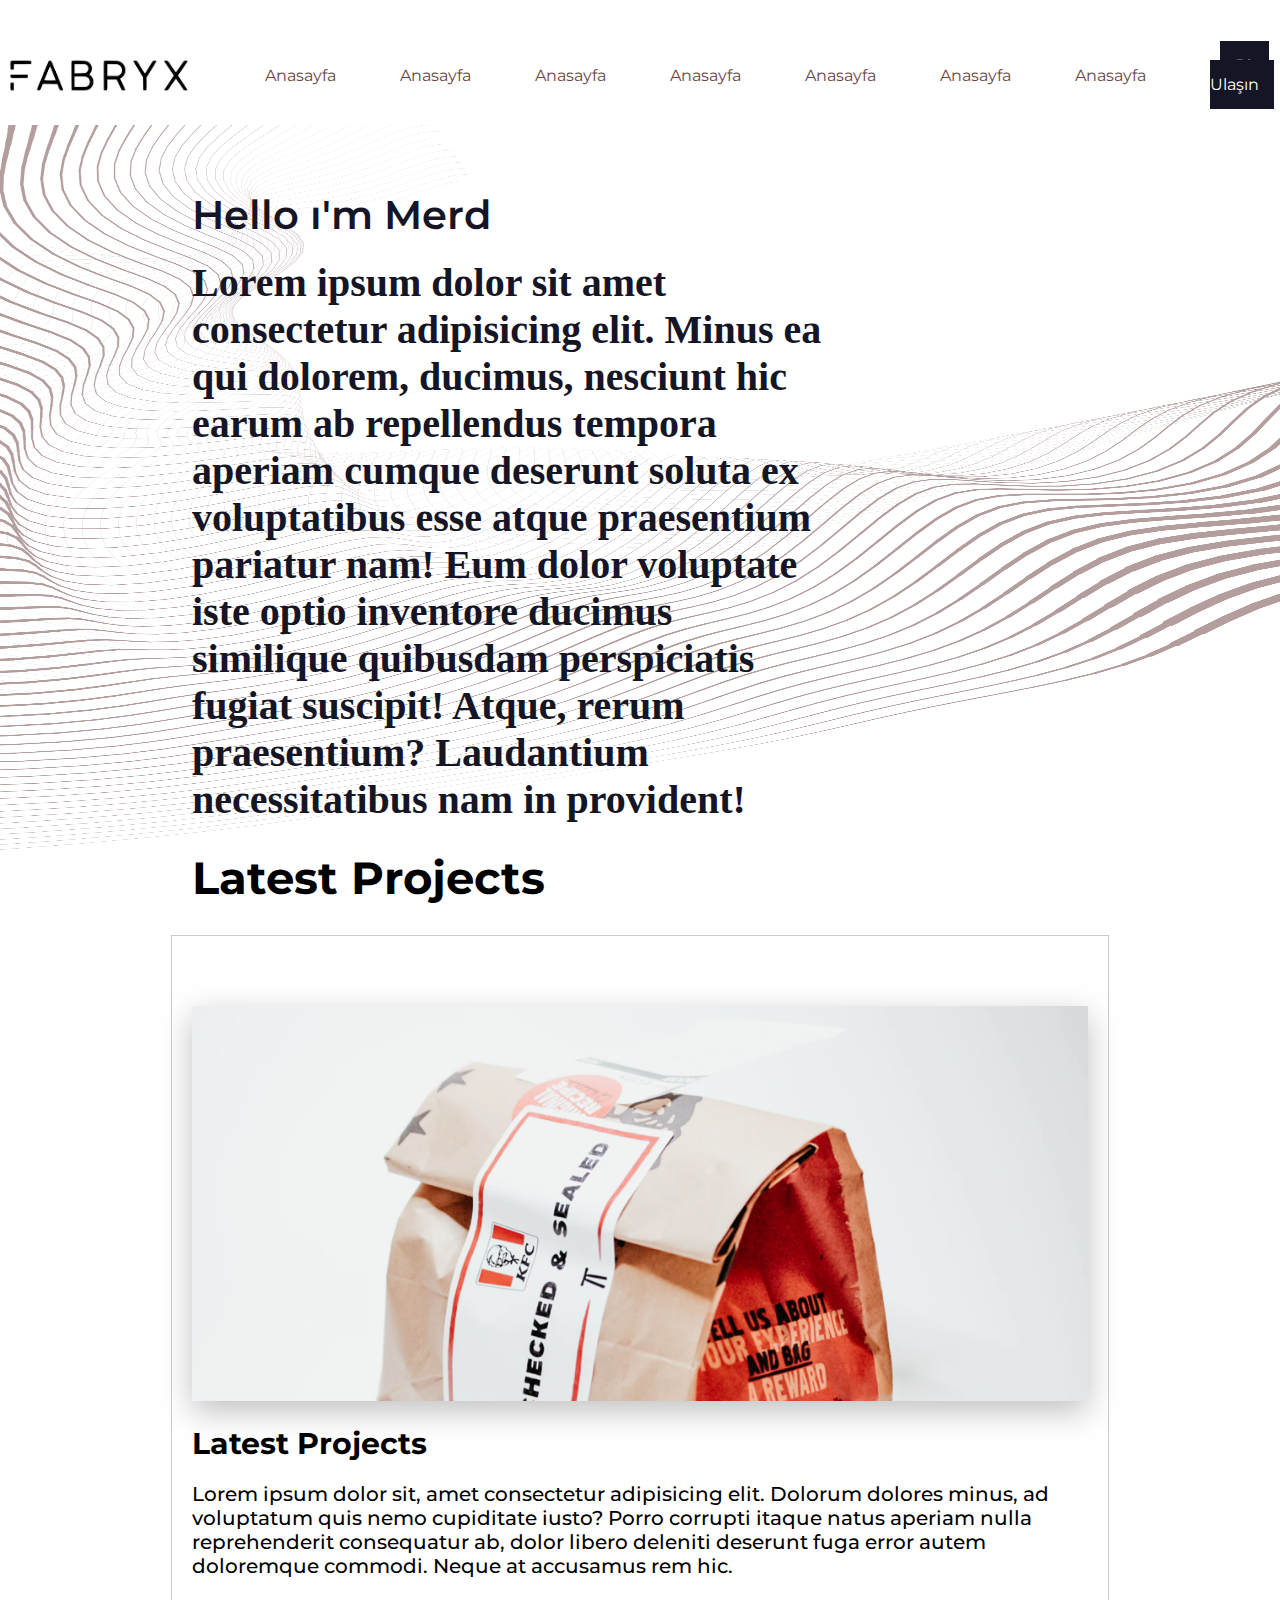
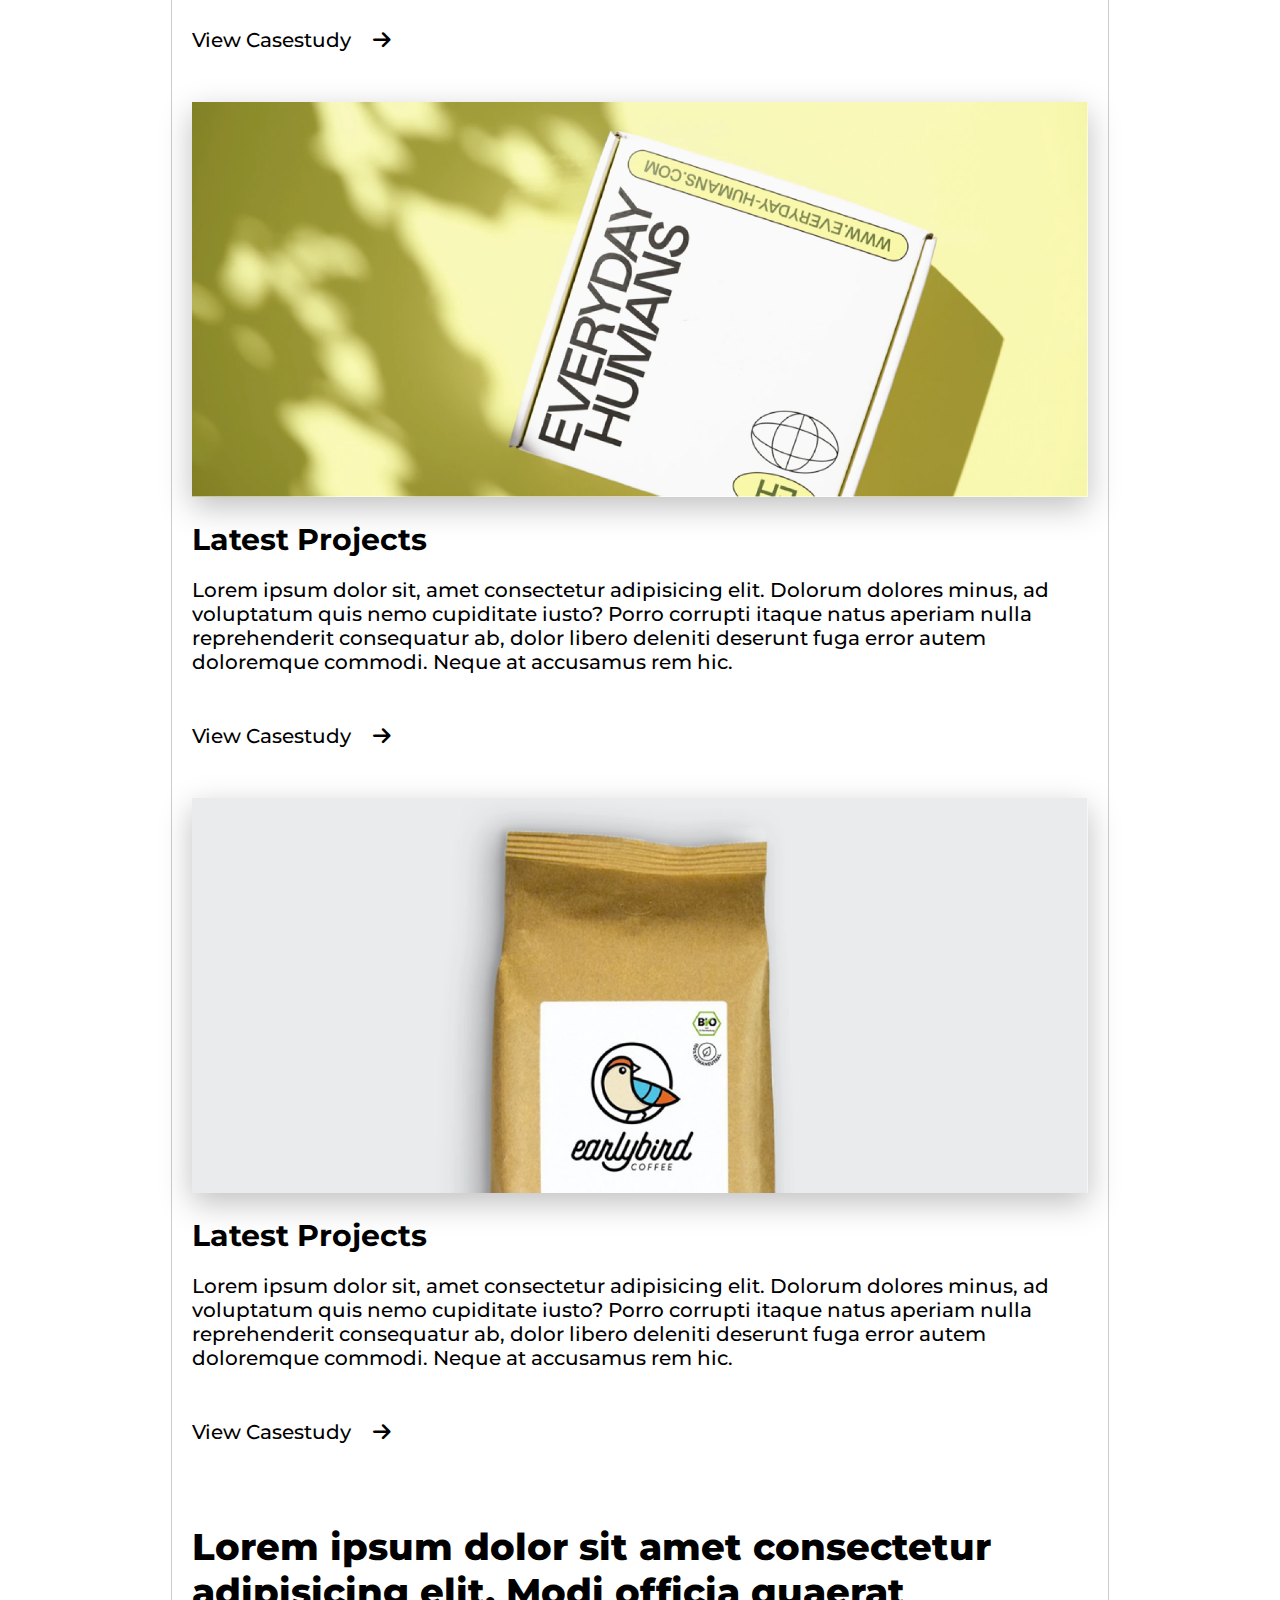
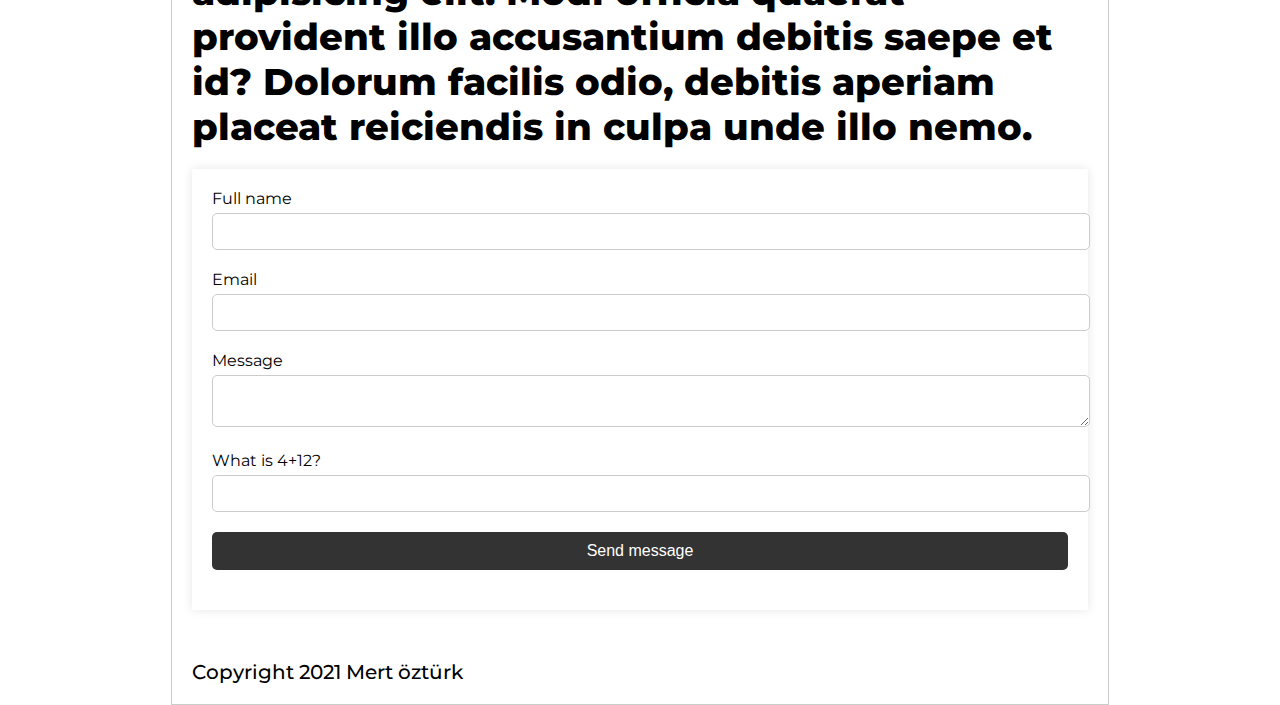
<file: index.html>
<!DOCTYPE html>
<html lang="tr">
<head>
    <meta charset="UTF-8">
    <meta name="viewport" content="width=device-width, initial-scale=1.0">
    <title>Document</title>
    <link rel="stylesheet" href="assets/css/style.css">
    <link rel="stylesheet" href="https://cdnjs.cloudflare.com/ajax/libs/font-awesome/6.1.1/css/all.min.css">
</head>
<body>
    <header class="navbar">
        <div class="main-menu">
            <div class="nav-menu">
                <ul class="top-menu">
                <li class="menu-item logo"><img src="assets/img/fabryx.png" alt=""></li>
                    <li class="menu-item"><a href="#">Anasayfa</li></a>
                    <li class="menu-item"><a href="#">Anasayfa</li></a>
                <li class="menu-item"><a href="#">Anasayfa</li></a>
                    <li class="menu-item"><a href="#">Anasayfa</li></a>
                    <li class="menu-item"><a href="#">Anasayfa</li></a>
                    <li class="menu-item"><a href="#">Anasayfa</li></a>
                    <li class="menu-item"><a href="#">Anasayfa</li></a>
                    <li class="menu-item nav-button"><a href="#" class="nav-button">Bize Ulaşın</a></li>
                </ul>
            </div>
        </div>
</header>

<div class="slides" style="background-image: url('assets/img/aboutbg.png');background-repeat: round;     padding-top: 100px;">
   <div class="slideText">
        <span>Hello ı'm Merd</span>
        <p class="slideParagraph">
        Lorem ipsum dolor sit amet consectetur adipisicing elit. Minus ea qui dolorem, ducimus, nesciunt hic earum ab repellendus tempora aperiam cumque deserunt soluta ex voluptatibus esse atque praesentium pariatur nam! Eum dolor voluptate iste optio inventore ducimus similique quibusdam perspiciatis fugiat suscipit! Atque, rerum praesentium? Laudantium necessitatibus nam in provident!
        </p>
   </div>
</div>
<h2 class="contentHead">Latest Projects</h2>
<div class="container">
    <div class="containerRowsItem">
        <div class="contentBox">
            <div class="contentBoxImage">
                <img src="assets/img/portfolio1.png" alt="">
            </div>
            <div class="contentBoxText">
                <h2 class="contentBoxHead">Latest Projects</h2>
                <p class="contentBoxPrg">Lorem ipsum dolor sit, amet consectetur adipisicing elit. Dolorum dolores minus, ad voluptatum quis nemo cupiditate iusto? Porro corrupti itaque natus aperiam nulla reprehenderit consequatur ab, dolor libero deleniti deserunt fuga error autem doloremque commodi. Neque at accusamus rem hic.</p>

                <p class="contentBoxButton">
                    View Casestudy<i class="fa-solid fa-arrow-right"></i>
                </p>
            </div>
        </div>   
        <div class="contentBox">
            <div class="contentBoxImage">
                <img src="assets/img/portfolio2.png" alt="">
            </div>
            <div class="contentBoxText">
                <h2 class="contentBoxHead">Latest Projects</h2>
                <p class="contentBoxPrg">Lorem ipsum dolor sit, amet consectetur adipisicing elit. Dolorum dolores minus, ad voluptatum quis nemo cupiditate iusto? Porro corrupti itaque natus aperiam nulla reprehenderit consequatur ab, dolor libero deleniti deserunt fuga error autem doloremque commodi. Neque at accusamus rem hic.</p>

                <p class="contentBoxButton">
                    View Casestudy<i class="fa-solid fa-arrow-right"></i>
                </p>
            </div>
        </div>   
        <div class="contentBox">
            <div class="contentBoxImage">
                <img src="assets/img/portfolio3.png" alt="">
            </div>
            <div class="contentBoxText">
                <h2 class="contentBoxHead">Latest Projects</h2>
                <p class="contentBoxPrg">Lorem ipsum dolor sit, amet consectetur adipisicing elit. Dolorum dolores minus, ad voluptatum quis nemo cupiditate iusto? Porro corrupti itaque natus aperiam nulla reprehenderit consequatur ab, dolor libero deleniti deserunt fuga error autem doloremque commodi. Neque at accusamus rem hic.</p>

                <p class="contentBoxButton">
                    View Casestudy<i class="fa-solid fa-arrow-right"></i>
                </p>
            </div>
        </div>  
        <div class="contact">
            <div class="contactBox1 cont">
                <p class="contactText">
                    Lorem ipsum dolor sit amet consectetur adipisicing elit. Modi officia quaerat provident illo accusantium debitis saepe et id? Dolorum facilis odio, debitis aperiam placeat reiciendis in culpa unde illo nemo.
                </p>
            </div>
            <div class="contactBox2 cont">
                <div class="contact-form">
                    <form action="submit_form" method="post">
                      <label for="fullname">Full name</label>
                      <input type="text" id="fullname" name="fullname" required>
                  
                      <label for="email">Email</label>
                      <input type="email" id="email" name="email" required>
                      
                      <label for="message">Message</label>
                      <textarea id="message" name="message" required></textarea>
                      
                      <label for="captcha">What is 4+12?</label>
                      <input type="text" id="captcha" name="captcha" required>
                      
                      <button type="submit">Send message</button>
                    </form>
                  </div>    

            </div>
        </div> 
        <div class="footer">
            <p class="contentBoxPrg">Copyright 2021 Mert öztürk</p>
        </div>
    </div>
</div>
</body>
</body>
</html>
</file>
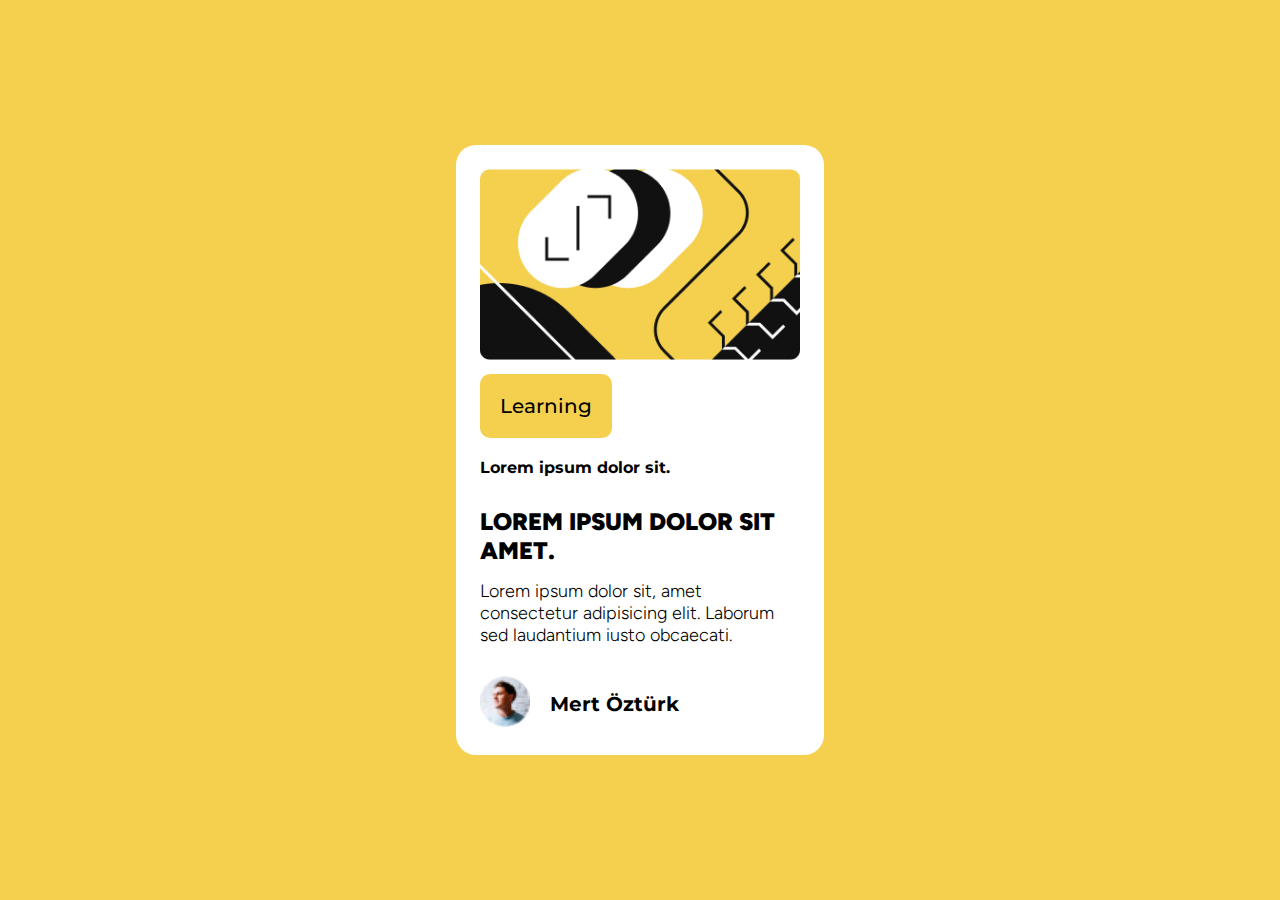
<file: card/index.html>
<!DOCTYPE html>
<html lang="en">
<head>
    <meta charset="UTF-8">
    <meta name="viewport" content="width=device-width, initial-scale=1.0">
    <title>Document</title>
    <link rel="stylesheet" href="assets/style.css">
</head>
<body>
    <div class="container">
        <div class="containerCard">
            <div class="cardImage">
                <img src="assets/img/blogimage.jpg" alt="">
            </div>
            <div class="button">
                <a href="#" class="cardButton">Learning</a>
                <p class="spanText">Lorem ipsum dolor sit.</p>
                <h2 class="textHead">Lorem ipsum dolor sit amet.</h2>
                <p class="textsText">Lorem ipsum dolor sit, amet consectetur adipisicing elit. Laborum sed laudantium iusto obcaecati.</p>
                <div class="author">
                    <div class="authorMage">
                        <img src="assets/img/userpic.png" alt="">
                    </div>
                    <p class="authorText">Mert Öztürk</p>
                </div>

            </div>
        </div>
    </div>
</body>
</html>
</file>
<file: assets/css/style.css>
@import url('https://fonts.googleapis.com/css2?family=Montserrat:wght@500&display=swap');

:root{
    --custom-first-font: 'Montserrat', sans-serif;
    --first-color: #151525;
}
*{
    margin:0;
    padding:0;
}

ol,ul,li,a{
    list-style-type: none;
    text-decoration: none;
}
.navbar {
    width: 100%;
    height: 125px;
    position: fixed;
    background-color: #fff;
}

.main-menu{
    width: 100%;
    height: 125px; 
}

.nav-menu{
    width: 100%;
    height: 125px;
}

.top-menu{width: 100%;
    height: 150px;
    display: flex;
    justify-content: center;
    align-items: center;
}

.menu-item{
    color: #6a463f;
    padding: 32px;
    font-family:var(--custom-first-font);
}

.menu-item a{
    color: #6a463f;
}
.menu-item a:hover{
    border-bottom: 2px solid #915e5b;
    transition: all 0.6s ease-out
}

.logo{
    margin-top: 5px;
}

.nav-button a{
    min-width: 100px;
    margin: 10px;
    padding: 15px;
    font-family:var(--custom-first-font);
    color: white;
    background-color: var(--first-color);
}

.nav-button a:hover{
    background-color: #6a463f;
    transition: 0.5s linear;
}

.img-proje {
    width: 400px;
    height: 300px;
    background-color: rgb(207, 207, 207);
}

.logo img {
    width: 204px;
    /* height: 50px; */
}


.slides{
    width: 100%;
    height: 750px;
-webkit-background-size: cover;
-moz-background-size: cover;
-o-background-size: cover;
background-size: cover; 
}

.slideText{
    width: 50%;
    height: 50%;
    margin-left: 15%;
    padding-top: 7%;
}

.slideText span {
    font-size: 40px;
    font-family: var(--custom-first-font);
    color: var(--first-color);
    font-weight: 600;
}

p.slideParagraph {
    font-size: 40px;
    color:var(--first-color);
    font-weight: 600;
    margin-top: 20px;
}

.container {
    width: 100%;
    height: auto;
    display: flex;
    justify-content: center;
}

.containerRowsItem {
    width: 70%;
    height: auto;
    padding: 20px;
    border: 1px solid rgba(0, 0, 0, 0.2);
}

.contentBox{
    margin-top: 50px;
}

.contentBoxImage img {
    width: 100%;
    -webkit-box-shadow: 0 10px 30px rgba(0,0,0,.25);
}

.contentHead{
    font-size: 45px;
    font-family: 'Montserrat';
    margin-bottom: 30px;
    padding-left: 15%; 
}

.contentBoxText {
    margin-top: 20px;
}

h2.contentBoxHead {
    margin-bottom: 20px;
    font-size: 30px;
    font-family: 'Montserrat';
}

p.contentBoxPrg {
    font-size: 20px;
    font-weight: 500;
    font-family: 'Montserrat';
}

p.contentBoxButton {
    margin-top: 50px;
    font-size: 20px;
    font-weight: 500;
    font-family: 'Montserrat';
}

.contentBoxButton i{
    padding-left: 22px;
}

.contact{
    width: 100%;
    height: auto;
    margin-top: 80px;
}

.cont{
    width: 100%;
    height: auto;
}

p.contactText {
    font-size: 37px;
    font-family: 'Montserrat';
    font-weight: 800;
}

.contact-form {
    max-width: 100%;
    margin: 20px auto;
    padding: 20px;
    box-shadow: 0 0 10px rgba(0, 0, 0, 0.1);
  }
  
  .contact-form input[type="text"],
  .contact-form input[type="email"],
  .contact-form textarea,
  .contact-form button {
    width: 100%;
    padding: 10px;
    margin-bottom: 20px;
    border: 1px solid #ccc;
    border-radius: 5px;
  }
  
  .contact-form textarea {
    resize: vertical;
  }
  
  .contact-form button {
    background-color: #333;
    color: #fff;
    border: none;
    cursor: pointer;
    padding: 10px 20px;
    font-size: 16px;
  }
  
  .contact-form button:hover {
    background-color: #555;
  }
  
  .contact-form label {
    display: block;
    margin-bottom: 5px;
    font-family: 'Montserrat';
  }


  .footer{
    margin-top: 50px;
  }
</file>
<file: card/assets/style.css>
@import url('https://fonts.googleapis.com/css2?family=Montserrat:wght@500&display=swap');
@import url('https://fonts.googleapis.com/css2?family=Figtree:wght@500&display=swap');

*{
    margin:0;
    padding:0;
}

ul,li,a{
    text-decoration: none;
    list-style: none;
}

.container{
    width: 100%;
    height: 900px;
    background-color:  #F4D04E;
    display: flex;
    justify-content: center;
    align-items: center;
}

.containerCard{
    width: 25%;
    height: auto;
    background-color: #fff;
    border-radius: 20px;
    padding:24px; 
    display: flex;
    flex-direction: column;
}

.cardImage img{
    width: 100%;
}
.button{
    width: 100%;
    margin-top: 30px;
    border-radius: 10px;
}
.cardButton{
    padding: 20px;
    background-color: #F4D04E;
    color: black;
    font-weight: 500;
    font-size: 20px;
    border-radius: 10px;
    font-family: 'Montserrat';
}

p.spanText {
    margin-top: 40px;
    font-family: 'Montserrat';
    font-weight: 700;
    font-size: 16px;
}

.textHead {
    font-size: 24px;
    font-family: 'Figtree';
    font-weight: 900;
    text-transform: uppercase;
    margin-top: 30px;
}

p.textsText {
    margin-top: 15px;
    font-size: 18px;
    font-family: 'Figtree';
    font-weight: 300;
}

.author {
    display: flex;
    align-items: center;
    margin-top: 30px;
}

.authorMage img {
    width: 50px;
}

p.authorText {
    padding-left: 20px;
    font-family: 'Montserrat';
    font-size: 20px;
    font-weight: 700;
}
</file>
